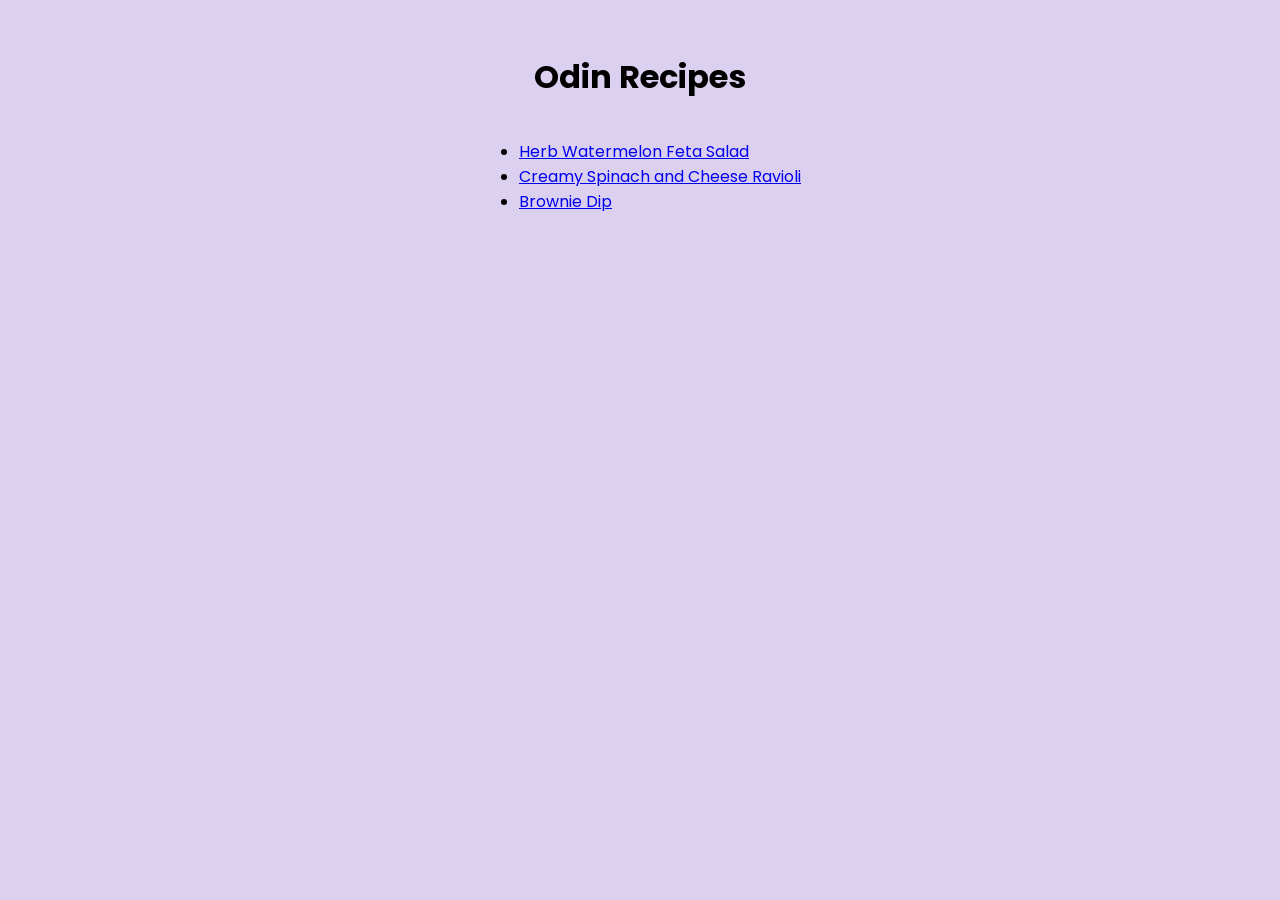
<file: index.html>
<!DOCTYPE html>
<html lang="en">
  <head>
    <meta name="viewport" content="width=device-width, initial-scale=1.0">
    <meta charset="UTF-8">
    <meta name="viewport" content="width=device-width, initial-scale=1.0">
    <title>Odin Recipes</title>
    <link rel="preconnect" href="https://fonts.googleapis.com">
    <link rel="preconnect" href="https://fonts.gstatic.com" crossorigin>
    <link href="https://fonts.googleapis.com/css2?family=Poppins:wght@400;500;700&display=swap" rel="stylesheet">
    <link rel="stylesheet" href="style.css">
  </head>

  <body>
    <h1>Odin Recipes</h1>
  <ul class="recipe-list">
  <li><a href="recipes/watermelon-feta-salad.html">Herb Watermelon Feta Salad</a></li>
  <li><a href="recipes/creamy-spinach-cheese-ravioli.html">Creamy Spinach and Cheese Ravioli</a></li>
  <li><a href="recipes/brownie-dip.html">Brownie Dip</a></li>
</ul>
  </body>
</html>
</file>
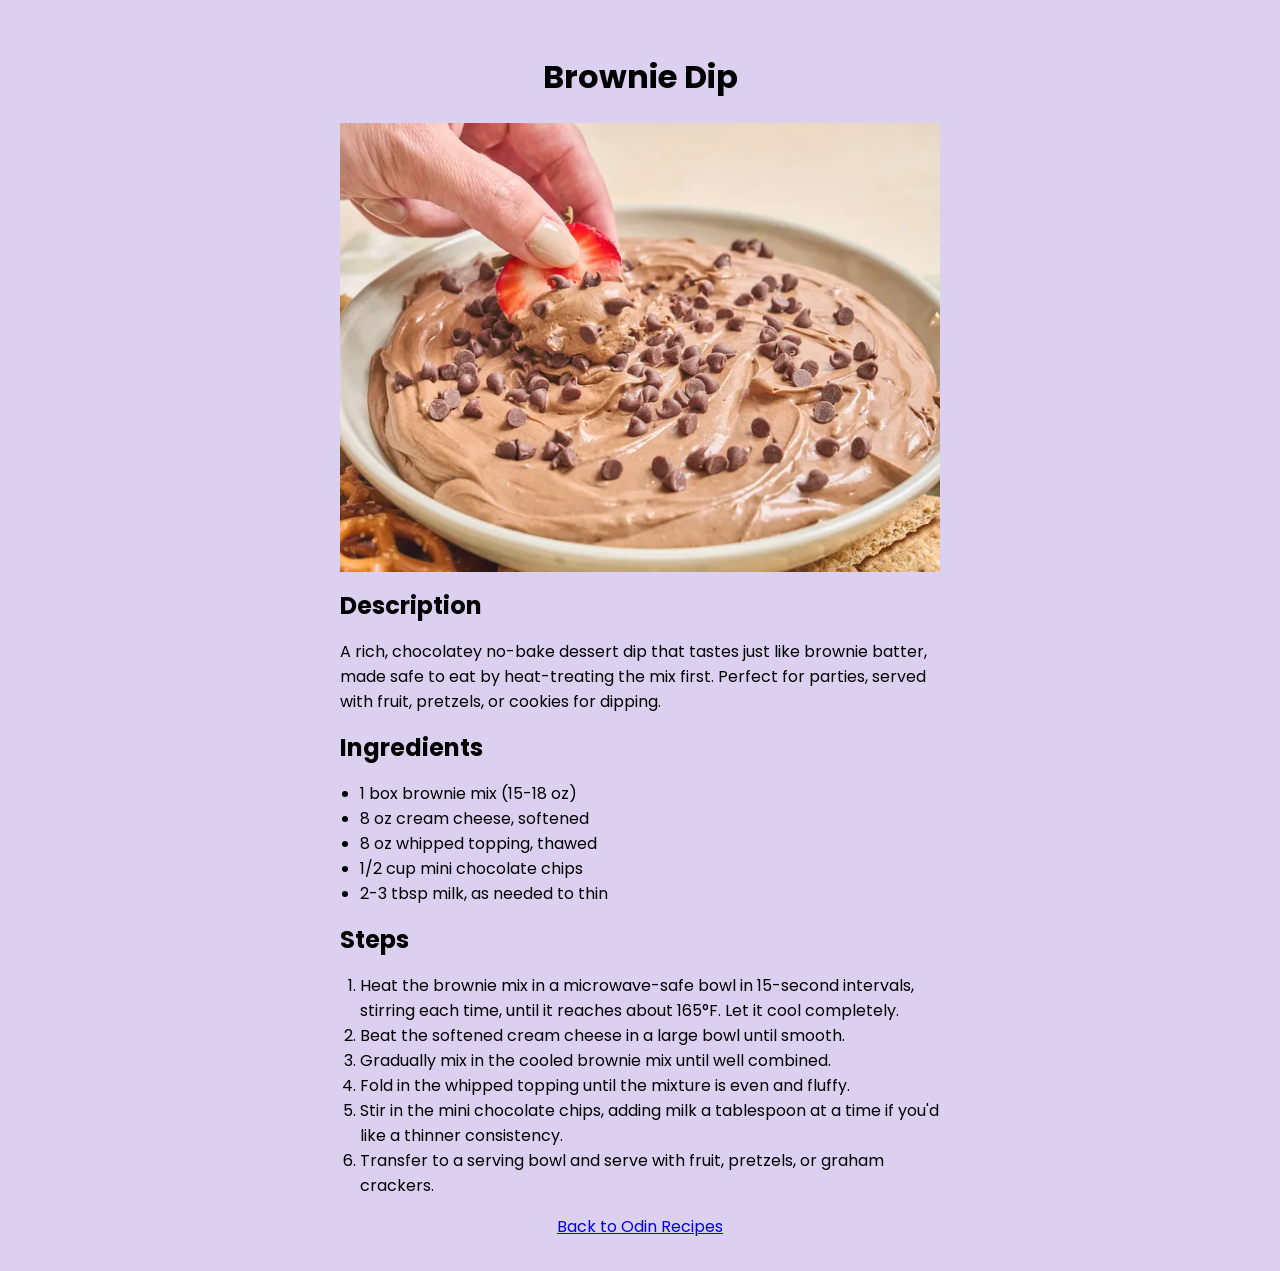
<file: recipes/brownie-dip.html>
<!DOCTYPE html>
<html lang="en">
  <head>
    <meta charset="UTF-8">
    <meta name="viewport" content="width=device-width, initial-scale=1.0">
    <title>Brownie Dip</title>
    <link rel="preconnect" href="https://fonts.googleapis.com">
    <link rel="preconnect" href="https://fonts.gstatic.com" crossorigin>
    <link href="https://fonts.googleapis.com/css2?family=Poppins:wght@400;500;700&display=swap" rel="stylesheet">
    <link rel="stylesheet" href="../style.css">
  </head>

  <body>
    <h1>Brownie Dip</h1>

    <img src="../images/brownie.jpg" alt="Chocolate brownie dip with dippers" width="500" height="350">

    <h2>Description</h2>
    <p>A rich, chocolatey no-bake dessert dip that tastes just like brownie batter, made safe to eat by heat-treating the mix first. Perfect for parties, served with fruit, pretzels, or cookies for dipping.</p>

    <h2>Ingredients</h2>
    <ul>
      <li>1 box brownie mix (15-18 oz)</li>
      <li>8 oz cream cheese, softened</li>
      <li>8 oz whipped topping, thawed</li>
      <li>1/2 cup mini chocolate chips</li>
      <li>2-3 tbsp milk, as needed to thin</li>
    </ul>

    <h2>Steps</h2>
    <ol>
      <li>Heat the brownie mix in a microwave-safe bowl in 15-second intervals, stirring each time, until it reaches about 165°F. Let it cool completely.</li>
      <li>Beat the softened cream cheese in a large bowl until smooth.</li>
      <li>Gradually mix in the cooled brownie mix until well combined.</li>
      <li>Fold in the whipped topping until the mixture is even and fluffy.</li>
      <li>Stir in the mini chocolate chips, adding milk a tablespoon at a time if you'd like a thinner consistency.</li>
      <li>Transfer to a serving bowl and serve with fruit, pretzels, or graham crackers.</li>
    </ol>

    <a href="../index.html">Back to Odin Recipes</a>
  </body>
</html>
</file>
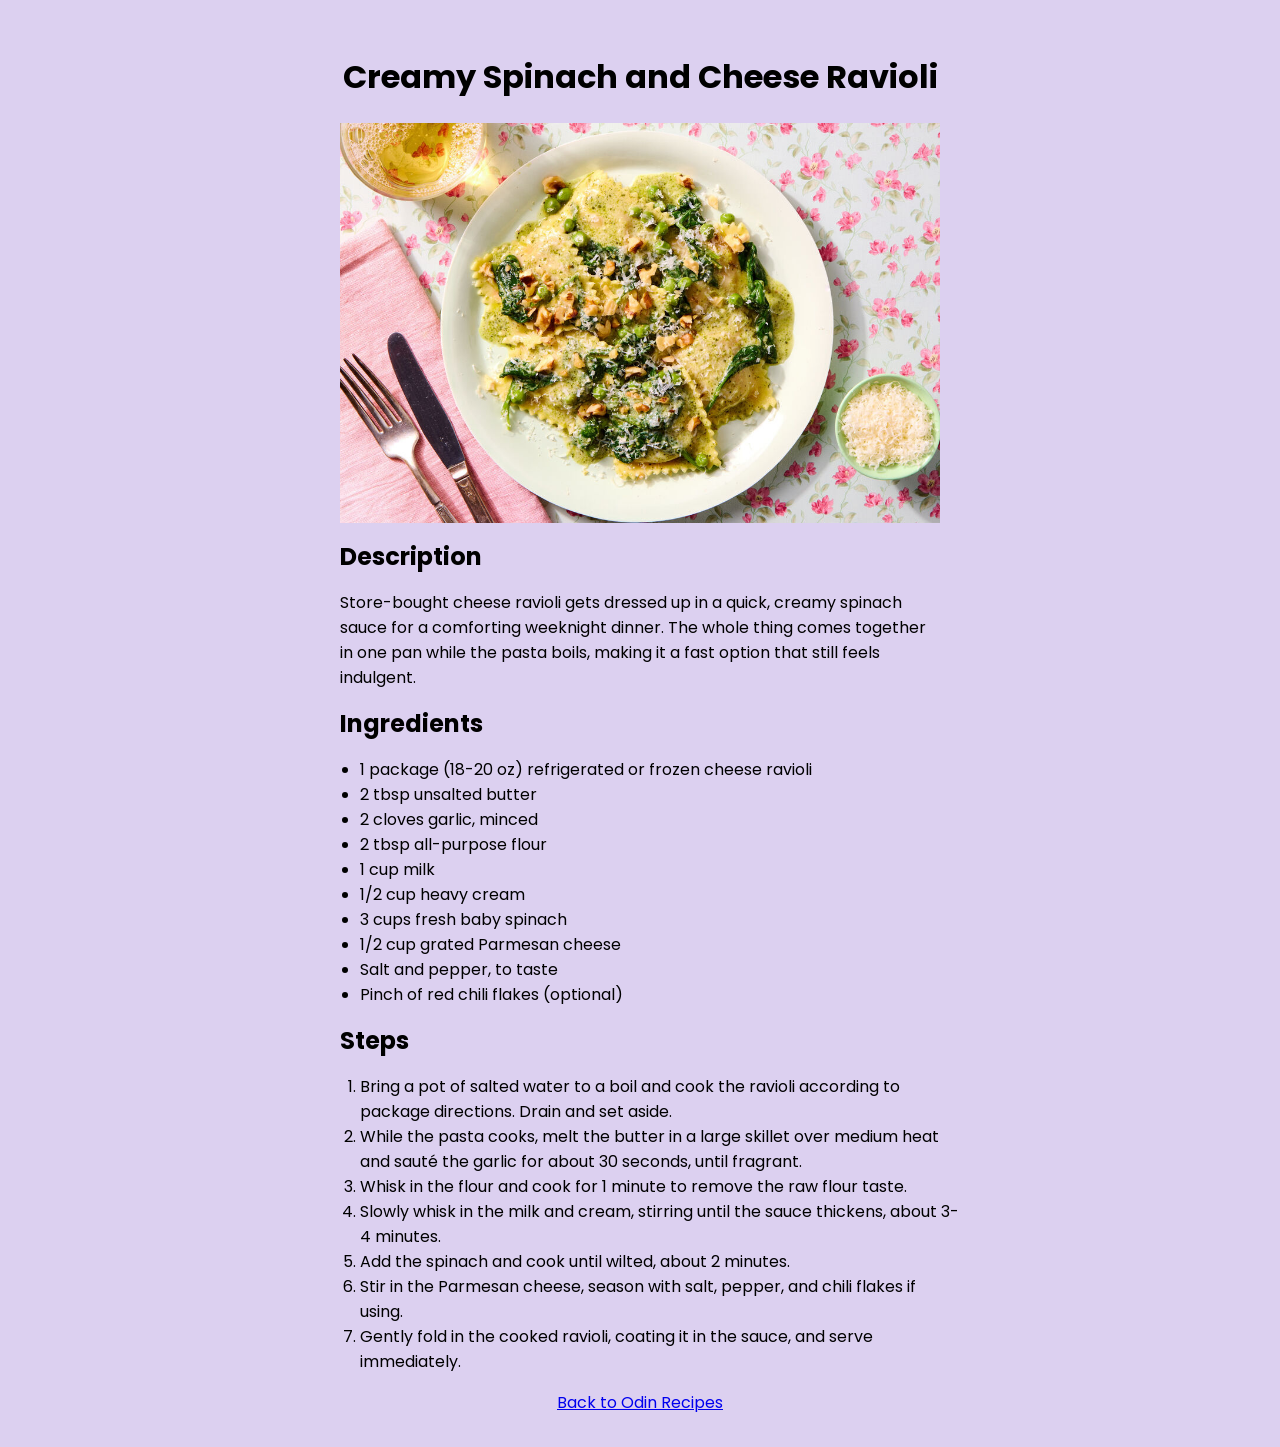
<file: recipes/creamy-spinach-cheese-ravioli.html>
<!DOCTYPE html>
<html lang="en">
  <head>
    <meta charset="UTF-8">
    <meta name="viewport" content="width=device-width, initial-scale=1.0">
    <title>Creamy Spinach and Cheese Ravioli</title>
    <link rel="preconnect" href="https://fonts.googleapis.com">
    <link rel="preconnect" href="https://fonts.gstatic.com" crossorigin>
    <link href="https://fonts.googleapis.com/css2?family=Poppins:wght@400;500;700&display=swap" rel="stylesheet">
    <link rel="stylesheet" href="../style.css">
  </head>

  <body>
    <h1>Creamy Spinach and Cheese Ravioli</h1>

    <img src="../images/creamy.jpg" alt="Cheese ravioli in a creamy spinach sauce" width="500" height="350">

    <h2>Description</h2>
    <p>Store-bought cheese ravioli gets dressed up in a quick, creamy spinach sauce for a comforting weeknight dinner. The whole thing comes together in one pan while the pasta boils, making it a fast option that still feels indulgent.</p>

    <h2>Ingredients</h2>
    <ul>
      <li>1 package (18-20 oz) refrigerated or frozen cheese ravioli</li>
      <li>2 tbsp unsalted butter</li>
      <li>2 cloves garlic, minced</li>
      <li>2 tbsp all-purpose flour</li>
      <li>1 cup milk</li>
      <li>1/2 cup heavy cream</li>
      <li>3 cups fresh baby spinach</li>
      <li>1/2 cup grated Parmesan cheese</li>
      <li>Salt and pepper, to taste</li>
      <li>Pinch of red chili flakes (optional)</li>
    </ul>

    <h2>Steps</h2>
    <ol>
      <li>Bring a pot of salted water to a boil and cook the ravioli according to package directions. Drain and set aside.</li>
      <li>While the pasta cooks, melt the butter in a large skillet over medium heat and sauté the garlic for about 30 seconds, until fragrant.</li>
      <li>Whisk in the flour and cook for 1 minute to remove the raw flour taste.</li>
      <li>Slowly whisk in the milk and cream, stirring until the sauce thickens, about 3-4 minutes.</li>
      <li>Add the spinach and cook until wilted, about 2 minutes.</li>
      <li>Stir in the Parmesan cheese, season with salt, pepper, and chili flakes if using.</li>
      <li>Gently fold in the cooked ravioli, coating it in the sauce, and serve immediately.</li>
    </ol>

    <a href="../index.html">Back to Odin Recipes</a>
  </body>
</html>
</file>
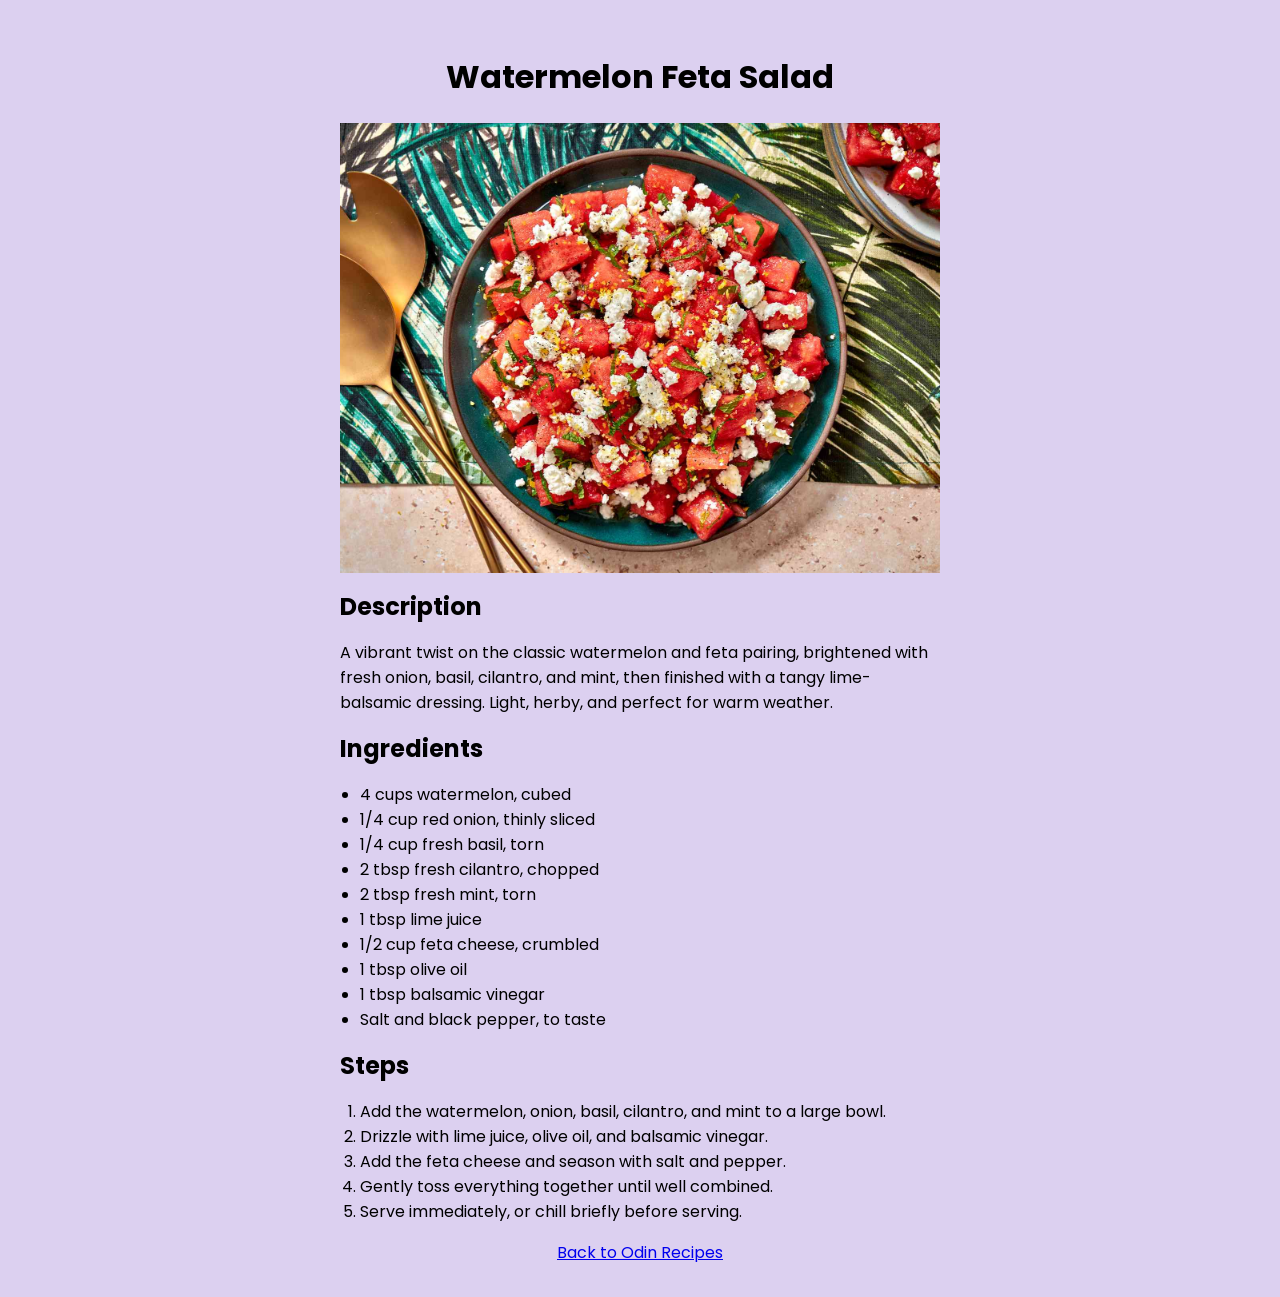
<file: recipes/watermelon-feta-salad.html>
<!DOCTYPE html>
<html lang="en">
  <head>
    <meta charset="UTF-8">
    <meta name="viewport" content="width=device-width, initial-scale=1.0">
    <title>Watermelon Feta Salad</title>
    <link rel="preconnect" href="https://fonts.googleapis.com">
    <link rel="preconnect" href="https://fonts.gstatic.com" crossorigin>
    <link href="https://fonts.googleapis.com/css2?family=Poppins:wght@400;500;700&display=swap" rel="stylesheet">
    <link rel="stylesheet" href="../style.css">
  </head>

  <body>
    <h1>Watermelon Feta Salad</h1>

    <img src="../images/watermelon.jpg" alt="Watermelon feta salad with herbs" width="500" height="350">

    <h2>Description</h2>
    <p>A vibrant twist on the classic watermelon and feta pairing, brightened with fresh onion, basil, cilantro, and mint, then finished with a tangy lime-balsamic dressing. Light, herby, and perfect for warm weather.</p>

    <h2>Ingredients</h2>
    <ul>
      <li>4 cups watermelon, cubed</li>
      <li>1/4 cup red onion, thinly sliced</li>
      <li>1/4 cup fresh basil, torn</li>
      <li>2 tbsp fresh cilantro, chopped</li>
      <li>2 tbsp fresh mint, torn</li>
      <li>1 tbsp lime juice</li>
      <li>1/2 cup feta cheese, crumbled</li>
      <li>1 tbsp olive oil</li>
      <li>1 tbsp balsamic vinegar</li>
      <li>Salt and black pepper, to taste</li>
    </ul>

    <h2>Steps</h2>
    <ol>
      <li>Add the watermelon, onion, basil, cilantro, and mint to a large bowl.</li>
      <li>Drizzle with lime juice, olive oil, and balsamic vinegar.</li>
      <li>Add the feta cheese and season with salt and pepper.</li>
      <li>Gently toss everything together until well combined.</li>
      <li>Serve immediately, or chill briefly before serving.</li>
    </ol>

<a href="../index.html">Back to Odin Recipes</a>
  </body>
</html>
</file>
<file: style.css>
body {
  font-family: 'Poppins', sans-serif;
  background: #dcd0f0;
  text-align: center;
  margin: 0;
  padding: 2rem;
}

img {
  max-width: 600px;
  width: 90%;
  height: auto;
  display: block;
  margin: 1rem auto;
}

h2, p, ul, ol {
  max-width: 600px;
  margin: 1rem auto;
  text-align: left;
}

ul.recipe-list {
  display: inline-block;
  max-width: none;
  text-align: center;
}

ul.recipe-list li {
  text-align: left;
}

@media (max-width: 600px) {
  body {
    padding: 1rem;
    font-size: 1rem;
  }

  h1 {
    font-size: 1.8rem;
  }

  h2 {
    font-size: 1.3rem;
  }

  img {
    max-width: 100%;
    width: 100%;
  }

  ul.recipe-list a,
  a {
    font-size: 1.1rem;
    padding: 0.4rem 0;
    display: inline-block;
  }

  p, li {
    font-size: 1rem;
  }
}
</file>
